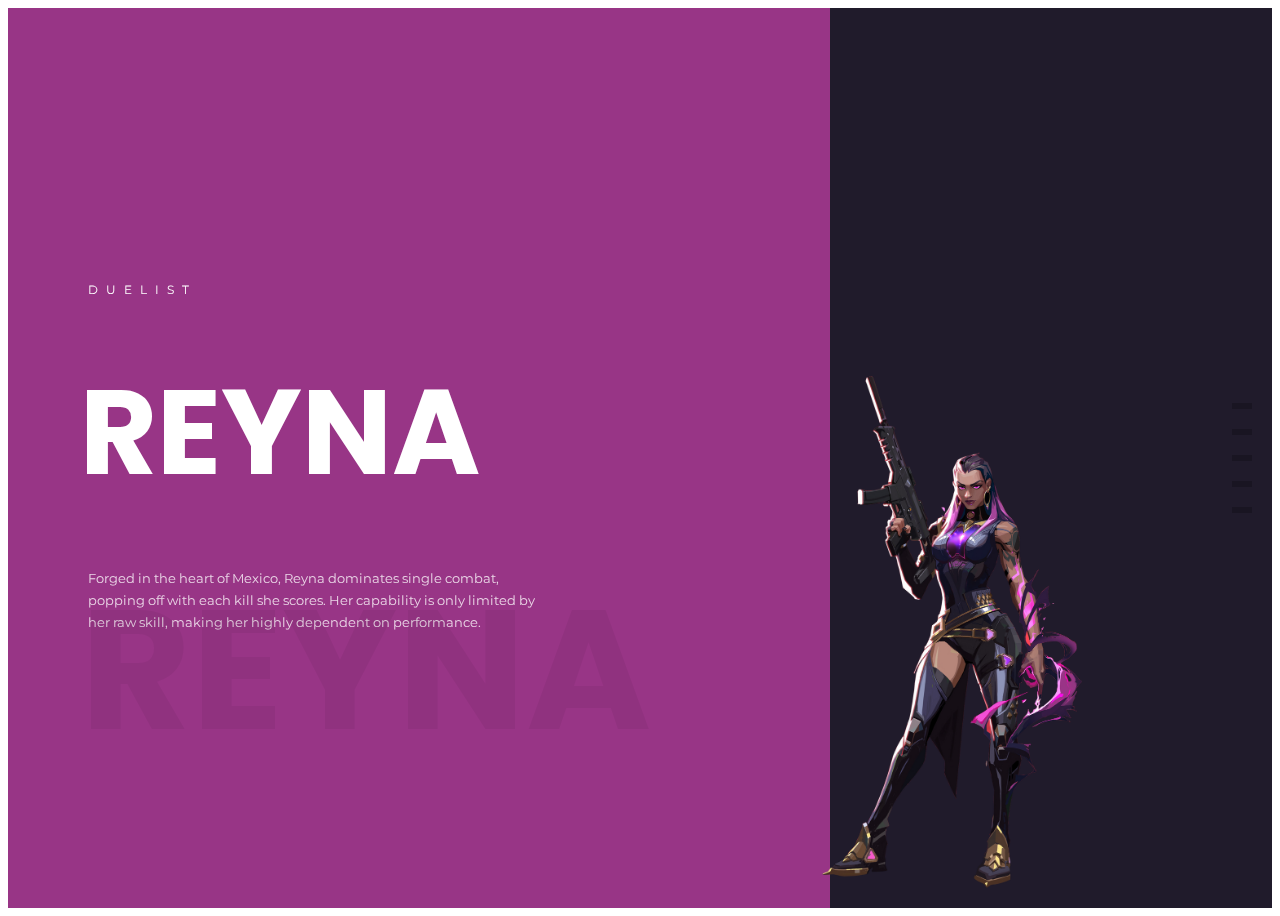
<file: agents.html>
<!DOCTYPE html>
<html lang="en">

<head>
  <meta charset="UTF-8" />
  <meta http-equiv="X-UA-Compatible" content="IE=edge" />
  <meta name="viewport" content="width=device-width, initial-scale=1.0" />
  <link rel="stylesheet" href="style.css" />
  <link rel="stylesheet" href="https://fonts.googleapis.com/css?family=Audiowide" />
  <link href="https://cdn.jsdelivr.net/npm/bootstrap@5.3.0-alpha3/dist/css/bootstrap.min.css" rel="stylesheet"
    integrity="sha384-KK94CHFLLe+nY2dmCWGMq91rCGa5gtU4mk92HdvYe+M/SXH301p5ILy+dN9+nJOZ" crossorigin="anonymous" />
  <title>VALORANT: A Website by lamekhaby</title>
  <link rel="icon" href="Logo/favicon.png" />
  <link href="https://fonts.googleapis.com/css?family=Montserrat:400,700" rel="stylesheet" />
  <link href="https://fonts.googleapis.com/css?family=Poppins:400,700" rel="stylesheet" />
  <script src="https://code.jquery.com/jquery-2.2.4.min.js"></script>
</head>
<style>
  *,
  *:before,
  *:after {
    -webkit-box-sizing: border-box;
    -moz-box-sizing: border-box;
    box-sizing: border-box;
  }

  .slider__navi {
    position: absolute;
    top: 50%;
    right: 20px;
    transform: translateY(-50%);
    -webkit-transform: translateY(-50%);
    -moz-transform: translateY(-50%);
    -ms-transform: translateY(-50%);
    -o-transform: translateY(-50%);
    z-index: 999;
  }

  .slider__navi a {
    display: block;
    height: 6px;
    width: 20px;
    margin: 20px 0;
    text-indent: -9999px;
    box-shadow: none;
    border: none;
    background: rgba(0, 0, 0, 0.2);
  }

  .slider__navi a.active {
    background: rgba(255, 255, 255, 1);
  }

  body {
    position: relative;
    font-size: 100%;
    font-family: "Montserrat", sans-serif;
    font-weight: 400;
    min-height: 100vh;
  }

  .flex__container {
    position: absolute;
    top: 0;
    left: 0;
    display: flex;
    display: -webkit-flex;
    display: -moz-flex;
    display: -ms-flex;
    -webkit-flex-flow: row wrap;
    -moz-flex-flow: row wrap;
    -ms-flex-flow: row wrap;
    -o-flex-flow: row wrap;
    flex-flow: row wrap;
    -webkit-justify-content: flex-start;
    -moz-justify-content: flex-start;
    -ms-justify-content: flex-start;
    -o-justify-content: flex-start;
    justify-content: flex-start;
    height: 100vh;
    width: 100%;
    z-index: 1;
  }

  .flex__container.flex--active {
    z-index: 2;
  }

  .text--sub {
    font-size: 12px;
    letter-spacing: 0.5rem;
    text-transform: uppercase;
    margin-bottom: 40px;
  }

  .text--big {
    font-family: "Poppins", sans-serif;
    font-size: 7.5em;
    font-weight: 700;
    line-height: 110px;
    margin-left: -8px;
  }

  .text--normal {
    font-size: 13px;
    color: rgba(255, 255, 255, 0.8);
    line-height: 22px;
    margin-top: 25px;
  }

  .text__background {
    font-family: "Poppins", sans-serif;
    position: absolute;
    left: 72px;
    bottom: -60px;
    color: rgba(0, 0, 0, 0.05);
    font-size: 170px;
    font-weight: 700;
  }

  .flex__item {
    height: 100vh;
    color: #fff;
    transition: transform 0.1s linear;
  }

  .flex__item--left {
    display: flex;
    display: -webkit-flex;
    display: -moz-flex;
    display: -ms-flex;
    align-items: center;
    -webkit-align-items: center;
    -moz-align-items: center;
    -ms-align-items: center;
    width: 65%;
    transform-origin: left bottom;
    transition: transform 0.1s linear 0.4s;
    opacity: 0;
    position: relative;
    overflow: hidden;
  }

  .flex__item--right {
    width: 35%;
    transform-origin: right center;
    transition: transform 0.1s linear 0s;
    opacity: 0;
  }

  .flex--preStart .flex__item--left,
  .flex--preStart .flex__item--right,
  .flex--active .flex__item--left,
  .flex--active .flex__item--right {
    opacity: 1;
  }


  /* REYNA */

  .flex--reyna .flex__item--left {
    background: #983586;
  }

  .flex--reyna .flex__item--right {
    background: #201b2b;
  }


  /* OMEN */

  .flex--omen .flex__item--left {
    background: #766c92;
  }

  .flex--omen .flex__item--right {
    background: #403a56;
  }

  /* SAGE */

  .flex--sage .flex__item--left {
    background: #b0e0e6;
  }

  .flex--sage .flex__item--right {
    background: #464033;
  }

  /* SOVA */

  .flex--sova .flex__item--left {
    background: #476089;
  }

  .flex--sova .flex__item--right {
    background: #ade8f7;
  }

  /* VIPER */

  .flex--viper .flex__item--left {
    background: #274b35;
  }

  .flex--viper .flex__item--right {
    background: #201626;
  }

  .flex__content {
    margin-left: 80px;
    width: 55%;
    opacity: 1;
    transform: translate3d(0, 0, 0);
    transition: transform 0.2s linear 0.2s, opacity 0.1s linear 0.2s;
  }

  .pokemon__img {
    position: absolute;
    bottom: 20px;
    right: 15%;
    max-height: 40vw;
    opacity: 1;
    transform: translate3d(0, 0, 0);
    transition: opacity 0.43s 0.6s,
      transform 0.4s 0.65s cubic-bezier(0, 0.88, 0.4, 0.93);
  }

  /* Animate-START point */

  .flex__container.animate--start .flex__content {
    transform: translate3d(0, -200%, 0);
    opacity: 0;
  }

  .flex__container.animate--start .pokemon__img {
    transform: translate3d(-200px, 0, 0);
    opacity: 0;
  }

  /* Animate-END point */

  .flex__container.animate--end .flex__item--left {
    transform: scaleY(0);
  }

  .flex__container.animate--end .flex__item--right {
    transform: scaleX(0);
  }

  .flex__container.animate--end .flex__content {
    transform: translate3d(0, 200%, 0);
    opacity: 0;
  }

  .flex__container.animate--end .pokemon__img {
    transform: translate3d(200px, 0, 0);
    opacity: 0;
  }
</style>

<body>

    <!-- Nav Bar -->
    <nav class="navbar navbar-expand-lg bg-body-tertiary fixed-top" style="justify-content:center; height: 80px; ">
      <div class="d-flex gap-2 justify-content-center py-5">
        <img src="Logo/riotgames.png" alt="" height="30px">
        <a class="navbar-brand" href="index.html">RIOT GAMES</a>
        <img src="Logo/heading.png" alt="Valorant" height="30px">
        <button class="btn btn-dark rounded-pill px-3" onclick="window.location.href='agents.html';"
          type="button">Agents</button>
        <button class="btn btn-dark rounded-pill px-3" onclick="window.location.href='maps.html';"
          type="button">Maps</button>
        <button class="btn btn-dark rounded-pill px-3" onclick="window.location.href='arsenal.html';"
          type="button">Arsenal</button>
        <div class="dropdown">
          <button class="btn btn-dark rounded-pill px-3" type="button">Socials</button>
          <div class="dropdown-content">
            <a href="https://www.youtube.com/@lamekhabyplays">Youtube</a>
            <a href="https://www.instagram.com/lamekhaby.plays/">Instagram</a>
            <a href="https://www.facebook.com/profile.php?id=100042200569487">Facebook</a>
            <a href="https://twitter.com/abhikush0212">Twitter</a>
          </div>
        </div>
        <button class="btn btn-dark rounded-pill px-3" onclick="window.location.href='sign.html';"
          type="button">Sign Up</button>
        <div class="dropdown">
          <button class="btn btn-dark rounded-pill px-3">Downloads</button>
          <div class="dropdown-content">
            <a href="Download/Install VALORANT.exe" download>Download for Windows </a>
            <a href="Download/Install VALORANT.exe">Download for Mac</a>
          </div>
        </div>
      </div>
    </nav>

  <div class="slider__warpper">
    <div class="flex__container flex--reyna flex--active" data-slide="1">
      <div class="flex__item flex__item--left">
        <div class="flex__content">
          <p class="text--sub">DUELIST</p>
          <h1 class="text--big">REYNA</h1>
          <p class="text--normal">
            Forged in the heart of Mexico, Reyna dominates single combat, popping off with each kill she scores. Her
            capability is only limited by her raw skill, making her highly dependent on performance. </p>
        </div>
        <p class="text__background">REYNA</p>
      </div>
      <div class="flex__item flex__item--right"></div>
      <img class="pokemon__img" src="Agents/reynapng.png" />
    </div>

    <div class="flex__container flex--omen animate--start" data-slide="2">
      <div class="flex__item flex__item--left">
        <div class="flex__content">
          <p class="text--sub">CONTROLLER</p>
          <h1 class="text--big">OMEN</h1>
          <p class="text--normal">
            A phantom of a memory, Omen hunts in the shadows. He renders enemies blind, teleports across the field, then
            lets paranoia take hold as his foe scrambles to learn where he might strike next. </p>
        </div>
        <p class="text__background">OMEN</p>
      </div>
      <div class="flex__item flex__item--right"></div>
      <img class="pokemon__img" src="Agents/omenpng.webp" />
    </div>

    <div class="flex__container flex--sage animate--start" data-slide="3">
      <div class="flex__item flex__item--left">
        <div class="flex__content">
          <p class="text--sub">SENTINEL</p>
          <h1 class="text--big">SAGE</h1>
          <p class="text--normal">
            The stronghold of China, Sage creates safety for herself and her team wherever she goes. Able to revive
            fallen friends and stave off aggressive pushes, she provides a calm center to a hellish fight.
          </p>
        </div>
        <p class="text__background">SAGE</p>
      </div>
      <div class="flex__item flex__item--right"></div>
      <img class="pokemon__img" src="Agents/sagepng.png" />
    </div>

    <div class="flex__container flex--sova animate--start" data-slide="4">
      <div class="flex__item flex__item--left">
        <div class="flex__content">
          <p class="text--sub">INITIATOR</p>
          <h1 class="text--big">SOVA</h1>
          <p class="text--normal">
            Born from the eternal winter of Russia's tundra, Sova tracks, finds, and eliminates enemies with ruthless
            efficiency and precision. His custom bow and incredible scouting abilities ensure that even if you run, you
            cannot hide.
          </p>
        </div>
        <p class="text__background">SOVA</p>
      </div>
      <div class="flex__item flex__item--right"></div>
      <img class="pokemon__img" src="Agents/sovapng.webp" />
    </div>

    <div class="flex__container flex--viper animate--start" data-slide="5">
      <div class="flex__item flex__item--left">
        <div class="flex__content">
          <p class="text--sub">CONTROLLER</p>
          <h1 class="text--big">VIPER</h1>
          <p class="text--normal">
            The American Chemist, Viper deploys an array of poisonous chemical devices to control the battlefield and
            choke the enemy's vision. If the toxins don't kill her prey, her mindgames surely will.
          </p>
        </div>
        <p class="text__background">VIPER</p>
      </div>
      <div class="flex__item flex__item--right"></div>
      <img class="pokemon__img" src="Agents/viperpng.png" />
    </div>
  </div>

  <div class="slider__navi">
    <a href="#" class="slide-nav " data-slide="1">BRIMSTONE</a>
    <a href="#" class="slide-nav " data-slide="2">PHOENIX</a>
    <a href="#" class="slide-nav " data-slide="3">SAGE</a>
    <a href="#" class="slide-nav " data-slide="4">SOVA</a>
    <a href="#" class="slide-nav " data-slide="5">VIPER</a>
  </div>
  <script>
    $(".slide-nav").on("click", function (e) {
      e.preventDefault();
      // get current slide
      var current = $(".flex--active").data("slide"),
        // get button data-slide
        next = $(this).data("slide");

      $(".slide-nav").removeClass("active");
      $(this).addClass("active");

      if (current === next) {
        return false;
      } else {
        $(".slider__warpper")
          .find(".flex__container[data-slide=" + next + "]")
          .addClass("flex--preStart");
        $(".flex--active").addClass("animate--end");
        setTimeout(function () {
          $(".flex--preStart")
            .removeClass("animate--start flex--preStart")
            .addClass("flex--active");
          $(".animate--end")
            .addClass("animate--start")
            .removeClass("animate--end flex--active");
        }, 800);
      }
    });
  </script>   
</body>

</html>
</file>
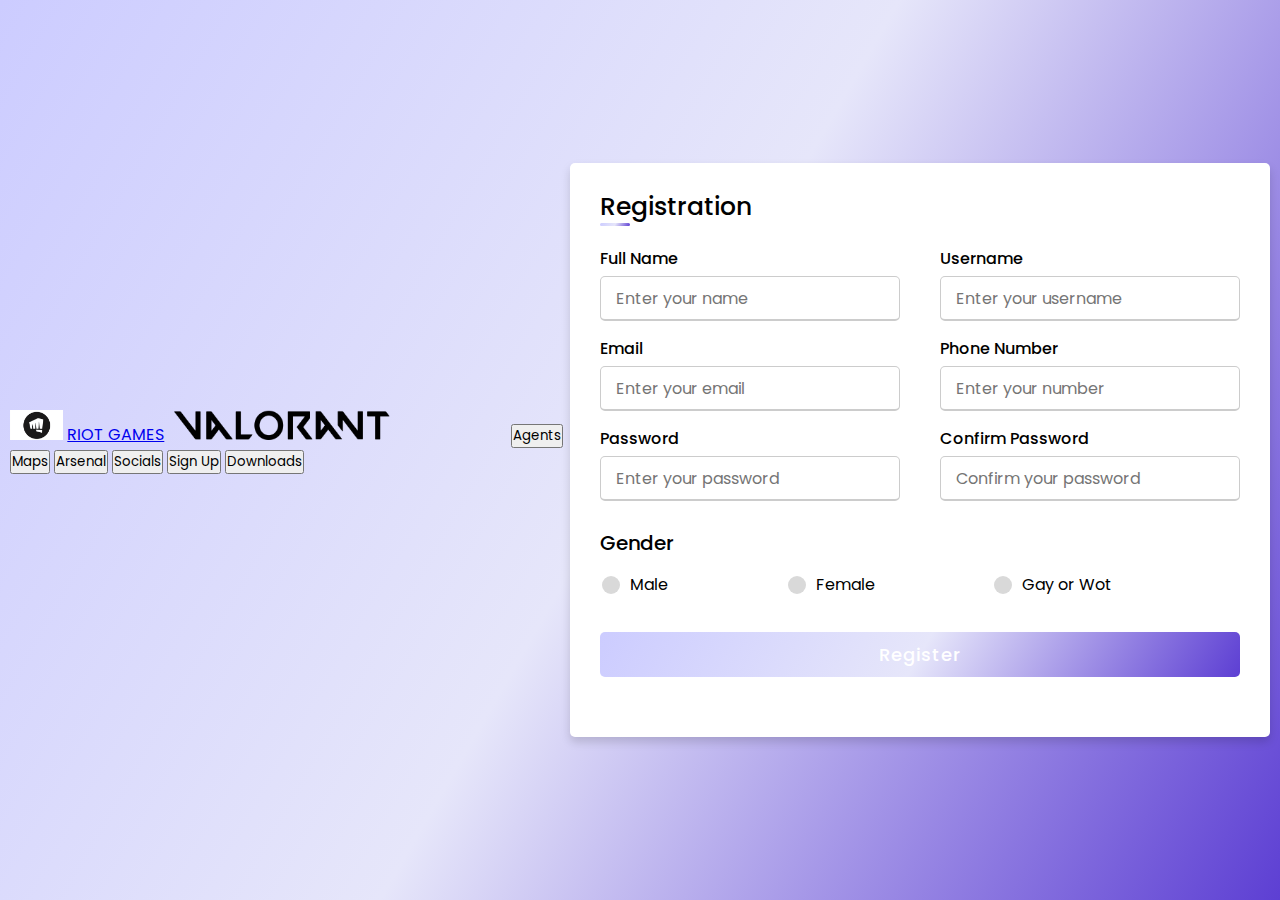
<file: sign.html>
<!DOCTYPE html>
<html lang="en">

<head>
  <meta charset="UTF-8">
  <meta http-equiv="X-UA-Compatible" content="IE=edge">
  <meta name="viewport" content="width=device-width, initial-scale=1.0">
  <link rel="stylesheet" href="style.css">
  <link rel="stylesheet" href="https://fonts.googleapis.com/css?family=Audiowide">
  <link href="https://cdn.jsdelivr.net/npm/bootstrap@5.3.0-alpha3/dist/css/bootstrap.min.css" rel="stylesheet"
    integrity="sha384-KK94CHFLLe+nY2dmCWGMq91rCGa5gtU4mk92HdvYe+M/SXH301p5ILy+dN9+nJOZ" crossorigin="anonymous">
  <link href='https://fonts.googleapis.com/css?family=Bebas Neue' rel='stylesheet'>
  <title>VALORANT: A Website by lamekhaby</title>
  <link rel="icon" href="Logo/favicon.png">
</head>

   <style>
    @import url('https://fonts.googleapis.com/css2?family=Poppins:wght@200;300;400;500;600;700&display=swap');
*{
  margin: 0;
  padding: 0;
  box-sizing: border-box;
  font-family: 'Poppins',sans-serif;
}
body{
  height: 100vh;
  display: flex;
  justify-content: center;
  align-items: center;
  padding: 10px;
  background: linear-gradient(300deg, #5D3FD3, #E6E6FA, #CCCCFF);
}
.container{
  max-width: 700px;
  width: 100%;
  background-color: #fff;
  padding: 25px 30px;
  border-radius: 5px;
  box-shadow: 0 5px 10px rgba(0,0,0,0.15);
}
.container .title{
  font-size: 25px;
  font-weight: 500;
  position: relative;
}
.container .title::before{
  content: "";
  position: absolute;
  left: 0;
  bottom: 0;
  height: 3px;
  width: 30px;
  border-radius: 5px;
  background: linear-gradient(300deg, #5D3FD3, #E6E6FA, #CCCCFF);
}
.content form .user-details{
  display: flex;
  flex-wrap: wrap;
  justify-content: space-between;
  margin: 20px 0 12px 0;
}
form .user-details .input-box{
  margin-bottom: 15px;
  width: calc(100% / 2 - 20px);
}
form .input-box span.details{
  display: block;
  font-weight: 500;
  margin-bottom: 5px;
}
.user-details .input-box input{
  height: 45px;
  width: 100%;
  outline: none;
  font-size: 16px;
  border-radius: 5px;
  padding-left: 15px;
  border: 1px solid #ccc;
  border-bottom-width: 2px;
  transition: all 0.3s ease;
}
.user-details .input-box input:focus,
.user-details .input-box input:valid{
  border-color: #9b59b6;
}
 form .gender-details .gender-title{
  font-size: 20px;
  font-weight: 500;
 }
 form .category{
   display: flex;
   width: 80%;
   margin: 14px 0 ;
   justify-content: space-between;
 }
 form .category label{
   display: flex;
   align-items: center;
   cursor: pointer;
 }
 form .category label .dot{
  height: 18px;
  width: 18px;
  border-radius: 50%;
  margin-right: 10px;
  background: #d9d9d9;
  border: 5px solid transparent;
  transition: all 0.3s ease;
}
 #dot-1:checked ~ .category label .one,
 #dot-2:checked ~ .category label .two,
 #dot-3:checked ~ .category label .three{
   background: #9b59b6;
   border-color: #d9d9d9;
 }
 form input[type="radio"]{
   display: none;
 }
 form .button{
   height: 45px;
   margin: 35px 0
 }
 form .button input{
   height: 100%;
   width: 100%;
   border-radius: 5px;
   border: none;
   color: #fff;
   font-size: 18px;
   font-weight: 500;
   letter-spacing: 1px;
   cursor: pointer;
   transition: all 0.3s ease;
   background: linear-gradient(300deg, #5D3FD3, #E6E6FA, #CCCCFF);
 }
 form .button input:hover{
  /* transform: scale(0.99); */
  background: linear-gradient(300deg,#E6E6FA, #CCCCFF,#5D3FD3);
  }
 @media(max-width: 584px){
 .container{
  max-width: 100%;
}
form .user-details .input-box{
    margin-bottom: 15px;
    width: 100%;
  }
  form .category{
    width: 100%;
  }
  .content form .user-details{
    max-height: 300px;
    overflow-y: scroll;
  }
  .user-details::-webkit-scrollbar{
    width: 5px;
  }
  }
  @media(max-width: 459px){
  .container .content .category{
    flex-direction: column;
  }
}
   </style>
<body>

     <!-- Nav Bar -->
  <nav class="navbar navbar-expand-lg bg-body-tertiary fixed-top" style="justify-content:center; height: 80px; ">
    <div class="d-flex gap-2 justify-content-center py-5">
      <img src="Logo/riotgames.png" alt="" height="30px">
      <a class="navbar-brand" href="index.html">RIOT GAMES</a>
      <img src="Logo/heading.png" alt="Valorant" height="30px">
      <button class="btn btn-dark rounded-pill px-3" onclick="window.location.href='agents.html';"
        type="button">Agents</button>
      <button class="btn btn-dark rounded-pill px-3" onclick="window.location.href='maps.html';"
        type="button">Maps</button>
      <button class="btn btn-dark rounded-pill px-3" onclick="window.location.href='arsenal.html';"
        type="button">Arsenal</button>
      <div class="dropdown">
        <button class="btn btn-dark rounded-pill px-3" type="button">Socials</button>
        <div class="dropdown-content">
          <a href="https://www.youtube.com/@lamekhabyplays">Youtube</a>
          <a href="https://www.instagram.com/lamekhaby.plays/">Instagram</a>
          <a href="https://www.facebook.com/profile.php?id=100042200569487">Facebook</a>
          <a href="https://twitter.com/abhikush0212">Twitter</a>
        </div>
      </div>
      <button class="btn btn-dark rounded-pill px-3" onclick="window.location.href='sign.html';"
        type="button">Sign Up</button>
      <div class="dropdown">
        <button class="btn btn-dark rounded-pill px-3">Downloads</button>
        <div class="dropdown-content">
          <a href="Download/Install VALORANT.exe" download>Download for Windows </a>
          <a href="Download/Install VALORANT.exe">Download for Mac</a>
        </div>
      </div>
    </div>
  </nav>

  <div class="container">
    <div class="title">Registration</div>
    <div class="content">
      <form action="#">
        <div class="user-details">
          <div class="input-box">
            <span class="details">Full Name</span>
            <input type="text" placeholder="Enter your name" required>
          </div>
          <div class="input-box">
            <span class="details">Username</span>
            <input type="text" placeholder="Enter your username" required>
          </div>
          <div class="input-box">
            <span class="details">Email</span>
            <input type="text" placeholder="Enter your email" required>
          </div>
          <div class="input-box">
            <span class="details">Phone Number</span>
            <input type="text" placeholder="Enter your number" required>
          </div>
          <div class="input-box">
            <span class="details">Password</span>
            <input type="text" placeholder="Enter your password" required>
          </div>
          <div class="input-box">
            <span class="details">Confirm Password</span>
            <input type="text" placeholder="Confirm your password" required>
          </div>
        </div>
        <div class="gender-details">
          <input type="radio" name="gender" id="dot-1">
          <input type="radio" name="gender" id="dot-2">
          <input type="radio" name="gender" id="dot-3">
          <span class="gender-title">Gender</span>
          <div class="category">
            <label for="dot-1">
            <span class="dot one"></span>
            <span class="gender">Male</span>
          </label>
          <label for="dot-2">
            <span class="dot two"></span>
            <span class="gender">Female</span>
          </label>
          <label for="dot-3">
            <span class="dot three"></span>
            <span class="gender">Gay or Wot</span>
            </label>
          </div>
        </div>
        <div class="button">
          <input type="submit" value="Register">
        </div>
      </form>
    </div>
  </div>

</body>
</html>
</file>
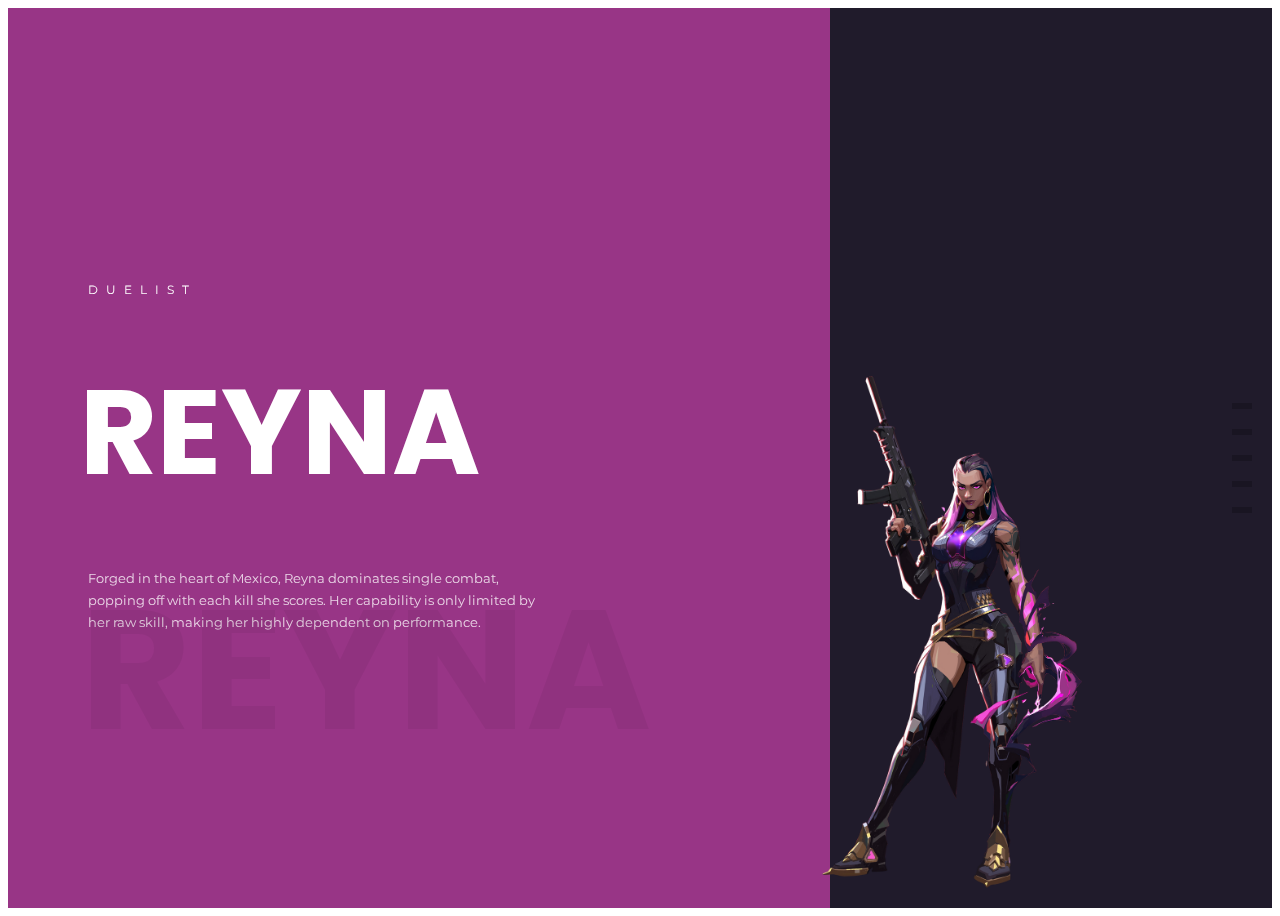
<file: Project Valorant/agents.html>
<!DOCTYPE html>
<html lang="en">

<head>
  <meta charset="UTF-8" />
  <meta http-equiv="X-UA-Compatible" content="IE=edge" />
  <meta name="viewport" content="width=device-width, initial-scale=1.0" />
  <link rel="stylesheet" href="style.css" />
  <link rel="stylesheet" href="https://fonts.googleapis.com/css?family=Audiowide" />
  <link href="https://cdn.jsdelivr.net/npm/bootstrap@5.3.0-alpha3/dist/css/bootstrap.min.css" rel="stylesheet"
    integrity="sha384-KK94CHFLLe+nY2dmCWGMq91rCGa5gtU4mk92HdvYe+M/SXH301p5ILy+dN9+nJOZ" crossorigin="anonymous" />
  <title>VALORANT: A Website by lamekhaby</title>
  <link rel="icon" href="Logo/favicon.png" />
  <link href="https://fonts.googleapis.com/css?family=Montserrat:400,700" rel="stylesheet" />
  <link href="https://fonts.googleapis.com/css?family=Poppins:400,700" rel="stylesheet" />
  <script src="https://code.jquery.com/jquery-2.2.4.min.js"></script>
</head>
<style>
  *,
  *:before,
  *:after {
    -webkit-box-sizing: border-box;
    -moz-box-sizing: border-box;
    box-sizing: border-box;
  }

  .slider__navi {
    position: absolute;
    top: 50%;
    right: 20px;
    transform: translateY(-50%);
    -webkit-transform: translateY(-50%);
    -moz-transform: translateY(-50%);
    -ms-transform: translateY(-50%);
    -o-transform: translateY(-50%);
    z-index: 999;
  }

  .slider__navi a {
    display: block;
    height: 6px;
    width: 20px;
    margin: 20px 0;
    text-indent: -9999px;
    box-shadow: none;
    border: none;
    background: rgba(0, 0, 0, 0.2);
  }

  .slider__navi a.active {
    background: rgba(255, 255, 255, 1);
  }

  body {
    position: relative;
    font-size: 100%;
    font-family: "Montserrat", sans-serif;
    font-weight: 400;
    min-height: 100vh;
  }

  .flex__container {
    position: absolute;
    top: 0;
    left: 0;
    display: flex;
    display: -webkit-flex;
    display: -moz-flex;
    display: -ms-flex;
    -webkit-flex-flow: row wrap;
    -moz-flex-flow: row wrap;
    -ms-flex-flow: row wrap;
    -o-flex-flow: row wrap;
    flex-flow: row wrap;
    -webkit-justify-content: flex-start;
    -moz-justify-content: flex-start;
    -ms-justify-content: flex-start;
    -o-justify-content: flex-start;
    justify-content: flex-start;
    height: 100vh;
    width: 100%;
    z-index: 1;
  }

  .flex__container.flex--active {
    z-index: 2;
  }

  .text--sub {
    font-size: 12px;
    letter-spacing: 0.5rem;
    text-transform: uppercase;
    margin-bottom: 40px;
  }

  .text--big {
    font-family: "Poppins", sans-serif;
    font-size: 7.5em;
    font-weight: 700;
    line-height: 110px;
    margin-left: -8px;
  }

  .text--normal {
    font-size: 13px;
    color: rgba(255, 255, 255, 0.8);
    line-height: 22px;
    margin-top: 25px;
  }

  .text__background {
    font-family: "Poppins", sans-serif;
    position: absolute;
    left: 72px;
    bottom: -60px;
    color: rgba(0, 0, 0, 0.05);
    font-size: 170px;
    font-weight: 700;
  }

  .flex__item {
    height: 100vh;
    color: #fff;
    transition: transform 0.1s linear;
  }

  .flex__item--left {
    display: flex;
    display: -webkit-flex;
    display: -moz-flex;
    display: -ms-flex;
    align-items: center;
    -webkit-align-items: center;
    -moz-align-items: center;
    -ms-align-items: center;
    width: 65%;
    transform-origin: left bottom;
    transition: transform 0.1s linear 0.4s;
    opacity: 0;
    position: relative;
    overflow: hidden;
  }

  .flex__item--right {
    width: 35%;
    transform-origin: right center;
    transition: transform 0.1s linear 0s;
    opacity: 0;
  }

  .flex--preStart .flex__item--left,
  .flex--preStart .flex__item--right,
  .flex--active .flex__item--left,
  .flex--active .flex__item--right {
    opacity: 1;
  }


  /* REYNA */

  .flex--reyna .flex__item--left {
    background: #983586;
  }

  .flex--reyna .flex__item--right {
    background: #201b2b;
  }


  /* OMEN */

  .flex--omen .flex__item--left {
    background: #766c92;
  }

  .flex--omen .flex__item--right {
    background: #403a56;
  }

  /* SAGE */

  .flex--sage .flex__item--left {
    background: #b0e0e6;
  }

  .flex--sage .flex__item--right {
    background: #464033;
  }

  /* SOVA */

  .flex--sova .flex__item--left {
    background: #476089;
  }

  .flex--sova .flex__item--right {
    background: #ade8f7;
  }

  /* VIPER */

  .flex--viper .flex__item--left {
    background: #274b35;
  }

  .flex--viper .flex__item--right {
    background: #201626;
  }

  .flex__content {
    margin-left: 80px;
    width: 55%;
    opacity: 1;
    transform: translate3d(0, 0, 0);
    transition: transform 0.2s linear 0.2s, opacity 0.1s linear 0.2s;
  }

  .pokemon__img {
    position: absolute;
    bottom: 20px;
    right: 15%;
    max-height: 40vw;
    opacity: 1;
    transform: translate3d(0, 0, 0);
    transition: opacity 0.43s 0.6s,
      transform 0.4s 0.65s cubic-bezier(0, 0.88, 0.4, 0.93);
  }

  /* Animate-START point */

  .flex__container.animate--start .flex__content {
    transform: translate3d(0, -200%, 0);
    opacity: 0;
  }

  .flex__container.animate--start .pokemon__img {
    transform: translate3d(-200px, 0, 0);
    opacity: 0;
  }

  /* Animate-END point */

  .flex__container.animate--end .flex__item--left {
    transform: scaleY(0);
  }

  .flex__container.animate--end .flex__item--right {
    transform: scaleX(0);
  }

  .flex__container.animate--end .flex__content {
    transform: translate3d(0, 200%, 0);
    opacity: 0;
  }

  .flex__container.animate--end .pokemon__img {
    transform: translate3d(200px, 0, 0);
    opacity: 0;
  }
</style>

<body>

    <!-- Nav Bar -->
    <nav class="navbar navbar-expand-lg bg-body-tertiary fixed-top" style="justify-content:center; height: 80px; ">
      <div class="d-flex gap-2 justify-content-center py-5">
        <img src="Logo/riotgames.png" alt="" height="30px">
        <a class="navbar-brand" href="index.html">RIOT GAMES</a>
        <img src="Logo/heading.png" alt="Valorant" height="30px">
        <button class="btn btn-dark rounded-pill px-3" onclick="window.location.href='agents.html';"
          type="button">Agents</button>
        <button class="btn btn-dark rounded-pill px-3" onclick="window.location.href='maps.html';"
          type="button">Maps</button>
        <button class="btn btn-dark rounded-pill px-3" onclick="window.location.href='arsenal.html';"
          type="button">Arsenal</button>
        <div class="dropdown">
          <button class="btn btn-dark rounded-pill px-3" type="button">Socials</button>
          <div class="dropdown-content">
            <a href="https://www.youtube.com/@lamekhabyplays">Youtube</a>
            <a href="https://www.instagram.com/lamekhaby.plays/">Instagram</a>
            <a href="https://www.facebook.com/profile.php?id=100042200569487">Facebook</a>
            <a href="https://twitter.com/abhikush0212">Twitter</a>
          </div>
        </div>
        <button class="btn btn-dark rounded-pill px-3" onclick="window.location.href='sign.html';"
          type="button">Sign Up</button>
        <div class="dropdown">
          <button class="btn btn-dark rounded-pill px-3">Downloads</button>
          <div class="dropdown-content">
            <a href="Download/Install VALORANT.exe" download>Download for Windows </a>
            <a href="Download/Install VALORANT.exe">Download for Mac</a>
          </div>
        </div>
      </div>
    </nav>

  <div class="slider__warpper">
    <div class="flex__container flex--reyna flex--active" data-slide="1">
      <div class="flex__item flex__item--left">
        <div class="flex__content">
          <p class="text--sub">DUELIST</p>
          <h1 class="text--big">REYNA</h1>
          <p class="text--normal">
            Forged in the heart of Mexico, Reyna dominates single combat, popping off with each kill she scores. Her
            capability is only limited by her raw skill, making her highly dependent on performance. </p>
        </div>
        <p class="text__background">REYNA</p>
      </div>
      <div class="flex__item flex__item--right"></div>
      <img class="pokemon__img" src="Agents/reynapng.png" />
    </div>

    <div class="flex__container flex--omen animate--start" data-slide="2">
      <div class="flex__item flex__item--left">
        <div class="flex__content">
          <p class="text--sub">CONTROLLER</p>
          <h1 class="text--big">OMEN</h1>
          <p class="text--normal">
            A phantom of a memory, Omen hunts in the shadows. He renders enemies blind, teleports across the field, then
            lets paranoia take hold as his foe scrambles to learn where he might strike next. </p>
        </div>
        <p class="text__background">OMEN</p>
      </div>
      <div class="flex__item flex__item--right"></div>
      <img class="pokemon__img" src="Agents/omenpng.webp" />
    </div>

    <div class="flex__container flex--sage animate--start" data-slide="3">
      <div class="flex__item flex__item--left">
        <div class="flex__content">
          <p class="text--sub">SENTINEL</p>
          <h1 class="text--big">SAGE</h1>
          <p class="text--normal">
            The stronghold of China, Sage creates safety for herself and her team wherever she goes. Able to revive
            fallen friends and stave off aggressive pushes, she provides a calm center to a hellish fight.
          </p>
        </div>
        <p class="text__background">SAGE</p>
      </div>
      <div class="flex__item flex__item--right"></div>
      <img class="pokemon__img" src="Agents/sagepng.png" />
    </div>

    <div class="flex__container flex--sova animate--start" data-slide="4">
      <div class="flex__item flex__item--left">
        <div class="flex__content">
          <p class="text--sub">INITIATOR</p>
          <h1 class="text--big">SOVA</h1>
          <p class="text--normal">
            Born from the eternal winter of Russia's tundra, Sova tracks, finds, and eliminates enemies with ruthless
            efficiency and precision. His custom bow and incredible scouting abilities ensure that even if you run, you
            cannot hide.
          </p>
        </div>
        <p class="text__background">SOVA</p>
      </div>
      <div class="flex__item flex__item--right"></div>
      <img class="pokemon__img" src="Agents/sovapng.webp" />
    </div>

    <div class="flex__container flex--viper animate--start" data-slide="5">
      <div class="flex__item flex__item--left">
        <div class="flex__content">
          <p class="text--sub">CONTROLLER</p>
          <h1 class="text--big">VIPER</h1>
          <p class="text--normal">
            The American Chemist, Viper deploys an array of poisonous chemical devices to control the battlefield and
            choke the enemy's vision. If the toxins don't kill her prey, her mindgames surely will.
          </p>
        </div>
        <p class="text__background">VIPER</p>
      </div>
      <div class="flex__item flex__item--right"></div>
      <img class="pokemon__img" src="Agents/viperpng.png" />
    </div>
  </div>

  <div class="slider__navi">
    <a href="#" class="slide-nav " data-slide="1">BRIMSTONE</a>
    <a href="#" class="slide-nav " data-slide="2">PHOENIX</a>
    <a href="#" class="slide-nav " data-slide="3">SAGE</a>
    <a href="#" class="slide-nav " data-slide="4">SOVA</a>
    <a href="#" class="slide-nav " data-slide="5">VIPER</a>
  </div>
  <script>
    $(".slide-nav").on("click", function (e) {
      e.preventDefault();
      // get current slide
      var current = $(".flex--active").data("slide"),
        // get button data-slide
        next = $(this).data("slide");

      $(".slide-nav").removeClass("active");
      $(this).addClass("active");

      if (current === next) {
        return false;
      } else {
        $(".slider__warpper")
          .find(".flex__container[data-slide=" + next + "]")
          .addClass("flex--preStart");
        $(".flex--active").addClass("animate--end");
        setTimeout(function () {
          $(".flex--preStart")
            .removeClass("animate--start flex--preStart")
            .addClass("flex--active");
          $(".animate--end")
            .addClass("animate--start")
            .removeClass("animate--end flex--active");
        }, 800);
      }
    });
  </script>   
</body>

</html>
</file>
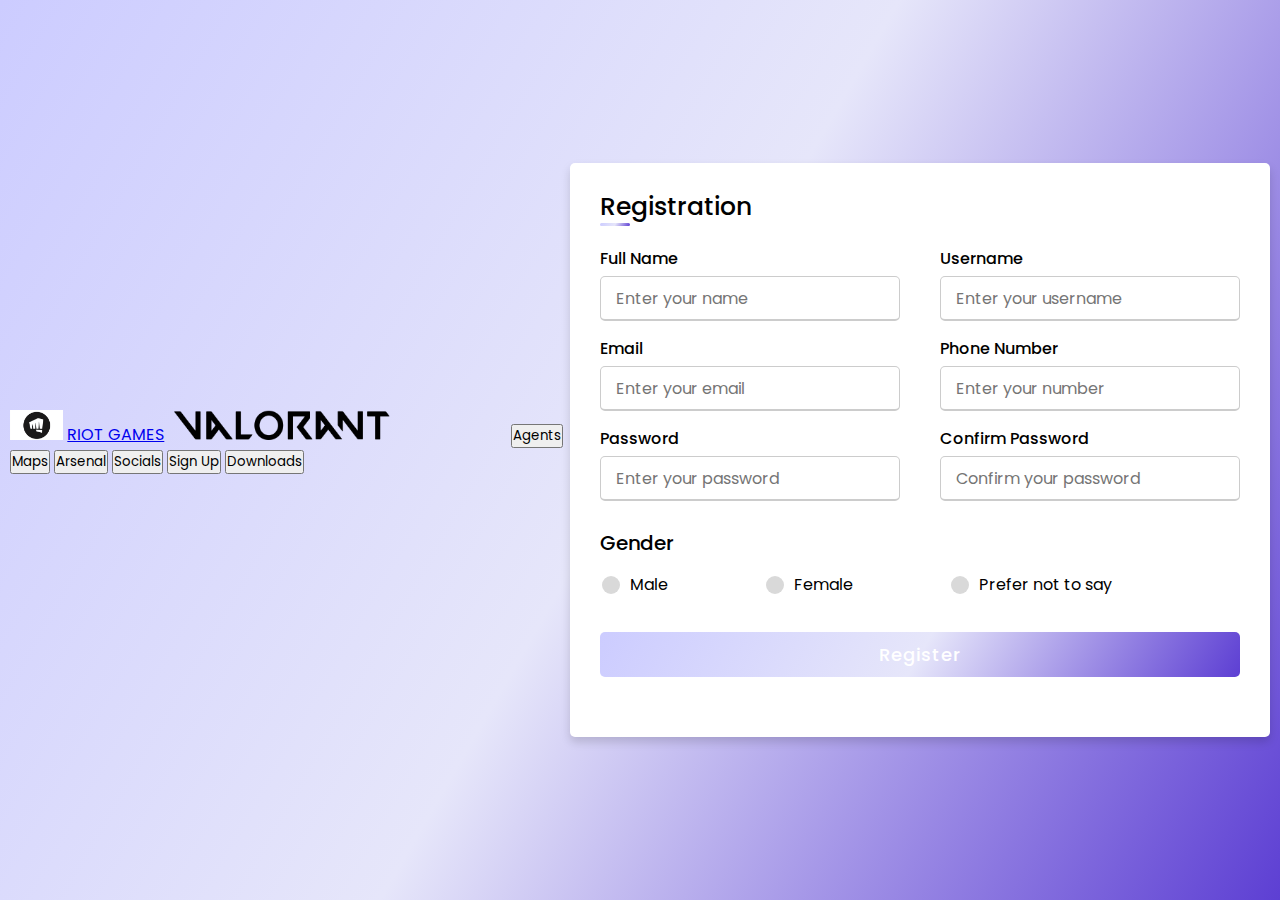
<file: Project Valorant/sign.html>
<!DOCTYPE html>
<html lang="en">

<head>
  <meta charset="UTF-8">
  <meta http-equiv="X-UA-Compatible" content="IE=edge">
  <meta name="viewport" content="width=device-width, initial-scale=1.0">
  <link rel="stylesheet" href="style.css">
  <link rel="stylesheet" href="https://fonts.googleapis.com/css?family=Audiowide">
  <link href="https://cdn.jsdelivr.net/npm/bootstrap@5.3.0-alpha3/dist/css/bootstrap.min.css" rel="stylesheet"
    integrity="sha384-KK94CHFLLe+nY2dmCWGMq91rCGa5gtU4mk92HdvYe+M/SXH301p5ILy+dN9+nJOZ" crossorigin="anonymous">
  <link href='https://fonts.googleapis.com/css?family=Bebas Neue' rel='stylesheet'>
  <title>VALORANT: A Website by lamekhaby</title>
  <link rel="icon" href="Logo/favicon.png">
</head>

   <style>
    @import url('https://fonts.googleapis.com/css2?family=Poppins:wght@200;300;400;500;600;700&display=swap');
*{
  margin: 0;
  padding: 0;
  box-sizing: border-box;
  font-family: 'Poppins',sans-serif;
}
body{
  height: 100vh;
  display: flex;
  justify-content: center;
  align-items: center;
  padding: 10px;
  background: linear-gradient(300deg, #5D3FD3, #E6E6FA, #CCCCFF);
}
.container{
  max-width: 700px;
  width: 100%;
  background-color: #fff;
  padding: 25px 30px;
  border-radius: 5px;
  box-shadow: 0 5px 10px rgba(0,0,0,0.15);
}
.container .title{
  font-size: 25px;
  font-weight: 500;
  position: relative;
}
.container .title::before{
  content: "";
  position: absolute;
  left: 0;
  bottom: 0;
  height: 3px;
  width: 30px;
  border-radius: 5px;
  background: linear-gradient(300deg, #5D3FD3, #E6E6FA, #CCCCFF);
}
.content form .user-details{
  display: flex;
  flex-wrap: wrap;
  justify-content: space-between;
  margin: 20px 0 12px 0;
}
form .user-details .input-box{
  margin-bottom: 15px;
  width: calc(100% / 2 - 20px);
}
form .input-box span.details{
  display: block;
  font-weight: 500;
  margin-bottom: 5px;
}
.user-details .input-box input{
  height: 45px;
  width: 100%;
  outline: none;
  font-size: 16px;
  border-radius: 5px;
  padding-left: 15px;
  border: 1px solid #ccc;
  border-bottom-width: 2px;
  transition: all 0.3s ease;
}
.user-details .input-box input:focus,
.user-details .input-box input:valid{
  border-color: #9b59b6;
}
 form .gender-details .gender-title{
  font-size: 20px;
  font-weight: 500;
 }
 form .category{
   display: flex;
   width: 80%;
   margin: 14px 0 ;
   justify-content: space-between;
 }
 form .category label{
   display: flex;
   align-items: center;
   cursor: pointer;
 }
 form .category label .dot{
  height: 18px;
  width: 18px;
  border-radius: 50%;
  margin-right: 10px;
  background: #d9d9d9;
  border: 5px solid transparent;
  transition: all 0.3s ease;
}
 #dot-1:checked ~ .category label .one,
 #dot-2:checked ~ .category label .two,
 #dot-3:checked ~ .category label .three{
   background: #9b59b6;
   border-color: #d9d9d9;
 }
 form input[type="radio"]{
   display: none;
 }
 form .button{
   height: 45px;
   margin: 35px 0
 }
 form .button input{
   height: 100%;
   width: 100%;
   border-radius: 5px;
   border: none;
   color: #fff;
   font-size: 18px;
   font-weight: 500;
   letter-spacing: 1px;
   cursor: pointer;
   transition: all 0.3s ease;
   background: linear-gradient(300deg, #5D3FD3, #E6E6FA, #CCCCFF);
 }
 form .button input:hover{
  /* transform: scale(0.99); */
  background: linear-gradient(300deg,#E6E6FA, #CCCCFF,#5D3FD3);
  }
 @media(max-width: 584px){
 .container{
  max-width: 100%;
}
form .user-details .input-box{
    margin-bottom: 15px;
    width: 100%;
  }
  form .category{
    width: 100%;
  }
  .content form .user-details{
    max-height: 300px;
    overflow-y: scroll;
  }
  .user-details::-webkit-scrollbar{
    width: 5px;
  }
  }
  @media(max-width: 459px){
  .container .content .category{
    flex-direction: column;
  }
}
   </style>
<body>

     <!-- Nav Bar -->
  <nav class="navbar navbar-expand-lg bg-body-tertiary fixed-top" style="justify-content:center; height: 80px; ">
    <div class="d-flex gap-2 justify-content-center py-5">
      <img src="Logo/riotgames.png" alt="" height="30px">
      <a class="navbar-brand" href="index.html">RIOT GAMES</a>
      <img src="Logo/heading.png" alt="Valorant" height="30px">
      <button class="btn btn-dark rounded-pill px-3" onclick="window.location.href='agents.html';"
        type="button">Agents</button>
      <button class="btn btn-dark rounded-pill px-3" onclick="window.location.href='maps.html';"
        type="button">Maps</button>
      <button class="btn btn-dark rounded-pill px-3" onclick="window.location.href='arsenal.html';"
        type="button">Arsenal</button>
      <div class="dropdown">
        <button class="btn btn-dark rounded-pill px-3" type="button">Socials</button>
        <div class="dropdown-content">
          <a href="https://www.youtube.com/@lamekhabyplays">Youtube</a>
          <a href="https://www.instagram.com/lamekhaby.plays/">Instagram</a>
          <a href="https://www.facebook.com/profile.php?id=100042200569487">Facebook</a>
          <a href="https://twitter.com/abhikush0212">Twitter</a>
        </div>
      </div>
      <button class="btn btn-dark rounded-pill px-3" onclick="window.location.href='sign.html';"
        type="button">Sign Up</button>
      <div class="dropdown">
        <button class="btn btn-dark rounded-pill px-3">Downloads</button>
        <div class="dropdown-content">
          <a href="Download/Install VALORANT.exe" download>Download for Windows </a>
          <a href="Download/Install VALORANT.exe">Download for Mac</a>
        </div>
      </div>
    </div>
  </nav>

  <div class="container">
    <div class="title">Registration</div>
    <div class="content">
      <form action="#">
        <div class="user-details">
          <div class="input-box">
            <span class="details">Full Name</span>
            <input type="text" placeholder="Enter your name" required>
          </div>
          <div class="input-box">
            <span class="details">Username</span>
            <input type="text" placeholder="Enter your username" required>
          </div>
          <div class="input-box">
            <span class="details">Email</span>
            <input type="text" placeholder="Enter your email" required>
          </div>
          <div class="input-box">
            <span class="details">Phone Number</span>
            <input type="text" placeholder="Enter your number" required>
          </div>
          <div class="input-box">
            <span class="details">Password</span>
            <input type="text" placeholder="Enter your password" required>
          </div>
          <div class="input-box">
            <span class="details">Confirm Password</span>
            <input type="text" placeholder="Confirm your password" required>
          </div>
        </div>
        <div class="gender-details">
          <input type="radio" name="gender" id="dot-1">
          <input type="radio" name="gender" id="dot-2">
          <input type="radio" name="gender" id="dot-3">
          <span class="gender-title">Gender</span>
          <div class="category">
            <label for="dot-1">
            <span class="dot one"></span>
            <span class="gender">Male</span>
          </label>
          <label for="dot-2">
            <span class="dot two"></span>
            <span class="gender">Female</span>
          </label>
          <label for="dot-3">
            <span class="dot three"></span>
            <span class="gender">Prefer not to say</span>
            </label>
          </div>
        </div>
        <div class="button">
          <input type="submit" value="Register">
        </div>
      </form>
    </div>
  </div>

</body>
</html>
</file>
<file: style.css>
.gradient-background {
  background: linear-gradient(300deg, #5D3FD3, #E6E6FA, #CCCCFF);
  background-size: 180% 180%;
  animation: gradient-animation 15s ease infinite;
  height: 700px;
}


@keyframes gradient-animation {
  0% {
    background-position: 0% 50%;
  }
  50% {
    background-position: 100% 50%;
  }
  100% {
    background-position: 0% 50%;
  }
}

.icon-square {
  width: 3rem;
  height: 3rem;
  border-radius: 0.75rem;
}

.profile-img {
  height: 100px;
  border-radius: 50%;
}

body{
  min-height: 100vh;
  width: 100wh;
  overflow-x: hidden;
}

.back-video{
  right: 0;
  bottom: 0;
}

.dropbtn {
  background-color: #04AA6D;
  color: white;
  padding: 16px;
  font-size: 16px;
  border: none;
}

.dropdown {
  position: relative;
  display: inline-block;
}

.dropdown-content {
  display: none;
  position: absolute;
  background-color: #f1f1f1;
  min-width: 160px;
  box-shadow: 0px 8px 16px 0px rgba(0,0,0,0.2);
  z-index: 1;
}

.dropdown-content a {
  color: black;
  padding: 12px 16px;
  text-decoration: none;
  display: block;
}

.dropdown-content a:hover {background-color: #ddd;}

.dropdown:hover .dropdown-content {display: block;}

.dropdown:hover .dropbtn {background-color: #3e8e41;}

.banner-text{
  position: absolute;
  top: 50%;
  left: 50%;
}

.h {
  position: relative;
}

/* Bottom right text */
.text-block {
  position: absolute;
  bottom: 20px;
  right: 20px;
  color: white;
  padding-bottom: 450px;
  padding-right: 300px;
}

.hi {
  position: relative;
}

/* Bottom right text */
.text-block1 {
  position: absolute;
  bottom: 20px;
  right: 20px;
  color: white;
  padding-bottom: 450px;
  padding-right: 1100px;
}

* {box-sizing:border-box}

/* Slideshow container */
.slideshow-container {
  max-width: 1000px;
  position: relative;
  margin: auto;
}

/* Hide the images by default */
.mySlides {
  display: none;
}

/* Next & previous buttons */
.prev, .next {
  cursor: pointer;
  position: absolute;
  top: 50%;
  width: auto;
  margin-top: -22px;
  padding: 16px;
  color: white;
  font-weight: bold;
  font-size: 18px;
  transition: 0.6s ease;
  border-radius: 0 3px 3px 0;
  user-select: none;
}

/* Position the "next button" to the right */
.next {
  right: 0;
  border-radius: 3px 0 0 3px;
}

/* On hover, add a black background color with a little bit see-through */
.prev:hover, .next:hover {
  background-color: rgba(0,0,0,0.8);
}

/* Caption text */
.text {
  color: #f2f2f2;
  font-size: 15px;
  padding: 8px 12px;
  position: absolute;
  bottom: 8px;
  width: 100%;
  text-align: center;
}

/* Number text (1/3 etc) */
.numbertext {
  color: #f2f2f2;
  font-size: 12px;
  padding: 8px 12px;
  position: absolute;
  top: 0;
}

/* The dots/bullets/indicators */
.dot {
  cursor: pointer;
  height: 15px;
  width: 15px;
  margin: 0 2px;
  background-color: #bbb;
  border-radius: 50%;
  display: inline-block;
  transition: background-color 0.6s ease;
}

.active, .dot:hover {
  background-color: #717171;
}

/* Fading animation */
.fade {
  animation-name: fade;
  animation-duration: 1.5s;
}

@keyframes fade {
  from {opacity: .4}
  to {opacity: 1}
}

.latestnews{
  font-family:Verdana, Geneva, Tahoma, sans-serif;
  font-size: 50px;
}
</file>
<file: Project Valorant/style.css>
.gradient-background {
  background: linear-gradient(300deg, #5D3FD3, #E6E6FA, #CCCCFF);
  background-size: 180% 180%;
  animation: gradient-animation 15s ease infinite;
  height: 700px;
}


@keyframes gradient-animation {
  0% {
    background-position: 0% 50%;
  }
  50% {
    background-position: 100% 50%;
  }
  100% {
    background-position: 0% 50%;
  }
}

.icon-square {
  width: 3rem;
  height: 3rem;
  border-radius: 0.75rem;
}

.profile-img {
  height: 100px;
  border-radius: 50%;
}

body{
  min-height: 100vh;
  width: 100wh;
  overflow-x: hidden;
}

.back-video{
  right: 0;
  bottom: 0;
}

.dropbtn {
  background-color: #04AA6D;
  color: white;
  padding: 16px;
  font-size: 16px;
  border: none;
}

.dropdown {
  position: relative;
  display: inline-block;
}

.dropdown-content {
  display: none;
  position: absolute;
  background-color: #f1f1f1;
  min-width: 160px;
  box-shadow: 0px 8px 16px 0px rgba(0,0,0,0.2);
  z-index: 1;
}

.dropdown-content a {
  color: black;
  padding: 12px 16px;
  text-decoration: none;
  display: block;
}

.dropdown-content a:hover {background-color: #ddd;}

.dropdown:hover .dropdown-content {display: block;}

.dropdown:hover .dropbtn {background-color: #3e8e41;}

.banner-text{
  position: absolute;
  top: 50%;
  left: 50%;
}

.h {
  position: relative;
}

/* Bottom right text */
.text-block {
  position: absolute;
  bottom: 20px;
  right: 20px;
  color: white;
  padding-bottom: 450px;
  padding-right: 300px;
}

.hi {
  position: relative;
}

/* Bottom right text */
.text-block1 {
  position: absolute;
  bottom: 20px;
  right: 20px;
  color: white;
  padding-bottom: 450px;
  padding-right: 1100px;
}

* {box-sizing:border-box}

/* Slideshow container */
.slideshow-container {
  max-width: 1000px;
  position: relative;
  margin: auto;
}

/* Hide the images by default */
.mySlides {
  display: none;
}

/* Next & previous buttons */
.prev, .next {
  cursor: pointer;
  position: absolute;
  top: 50%;
  width: auto;
  margin-top: -22px;
  padding: 16px;
  color: white;
  font-weight: bold;
  font-size: 18px;
  transition: 0.6s ease;
  border-radius: 0 3px 3px 0;
  user-select: none;
}

/* Position the "next button" to the right */
.next {
  right: 0;
  border-radius: 3px 0 0 3px;
}

/* On hover, add a black background color with a little bit see-through */
.prev:hover, .next:hover {
  background-color: rgba(0,0,0,0.8);
}

/* Caption text */
.text {
  color: #f2f2f2;
  font-size: 15px;
  padding: 8px 12px;
  position: absolute;
  bottom: 8px;
  width: 100%;
  text-align: center;
}

/* Number text (1/3 etc) */
.numbertext {
  color: #f2f2f2;
  font-size: 12px;
  padding: 8px 12px;
  position: absolute;
  top: 0;
}

/* The dots/bullets/indicators */
.dot {
  cursor: pointer;
  height: 15px;
  width: 15px;
  margin: 0 2px;
  background-color: #bbb;
  border-radius: 50%;
  display: inline-block;
  transition: background-color 0.6s ease;
}

.active, .dot:hover {
  background-color: #717171;
}

/* Fading animation */
.fade {
  animation-name: fade;
  animation-duration: 1.5s;
}

@keyframes fade {
  from {opacity: .4}
  to {opacity: 1}
}

.latestnews{
  font-family:Verdana, Geneva, Tahoma, sans-serif;
  font-size: 50px;
}
</file>
